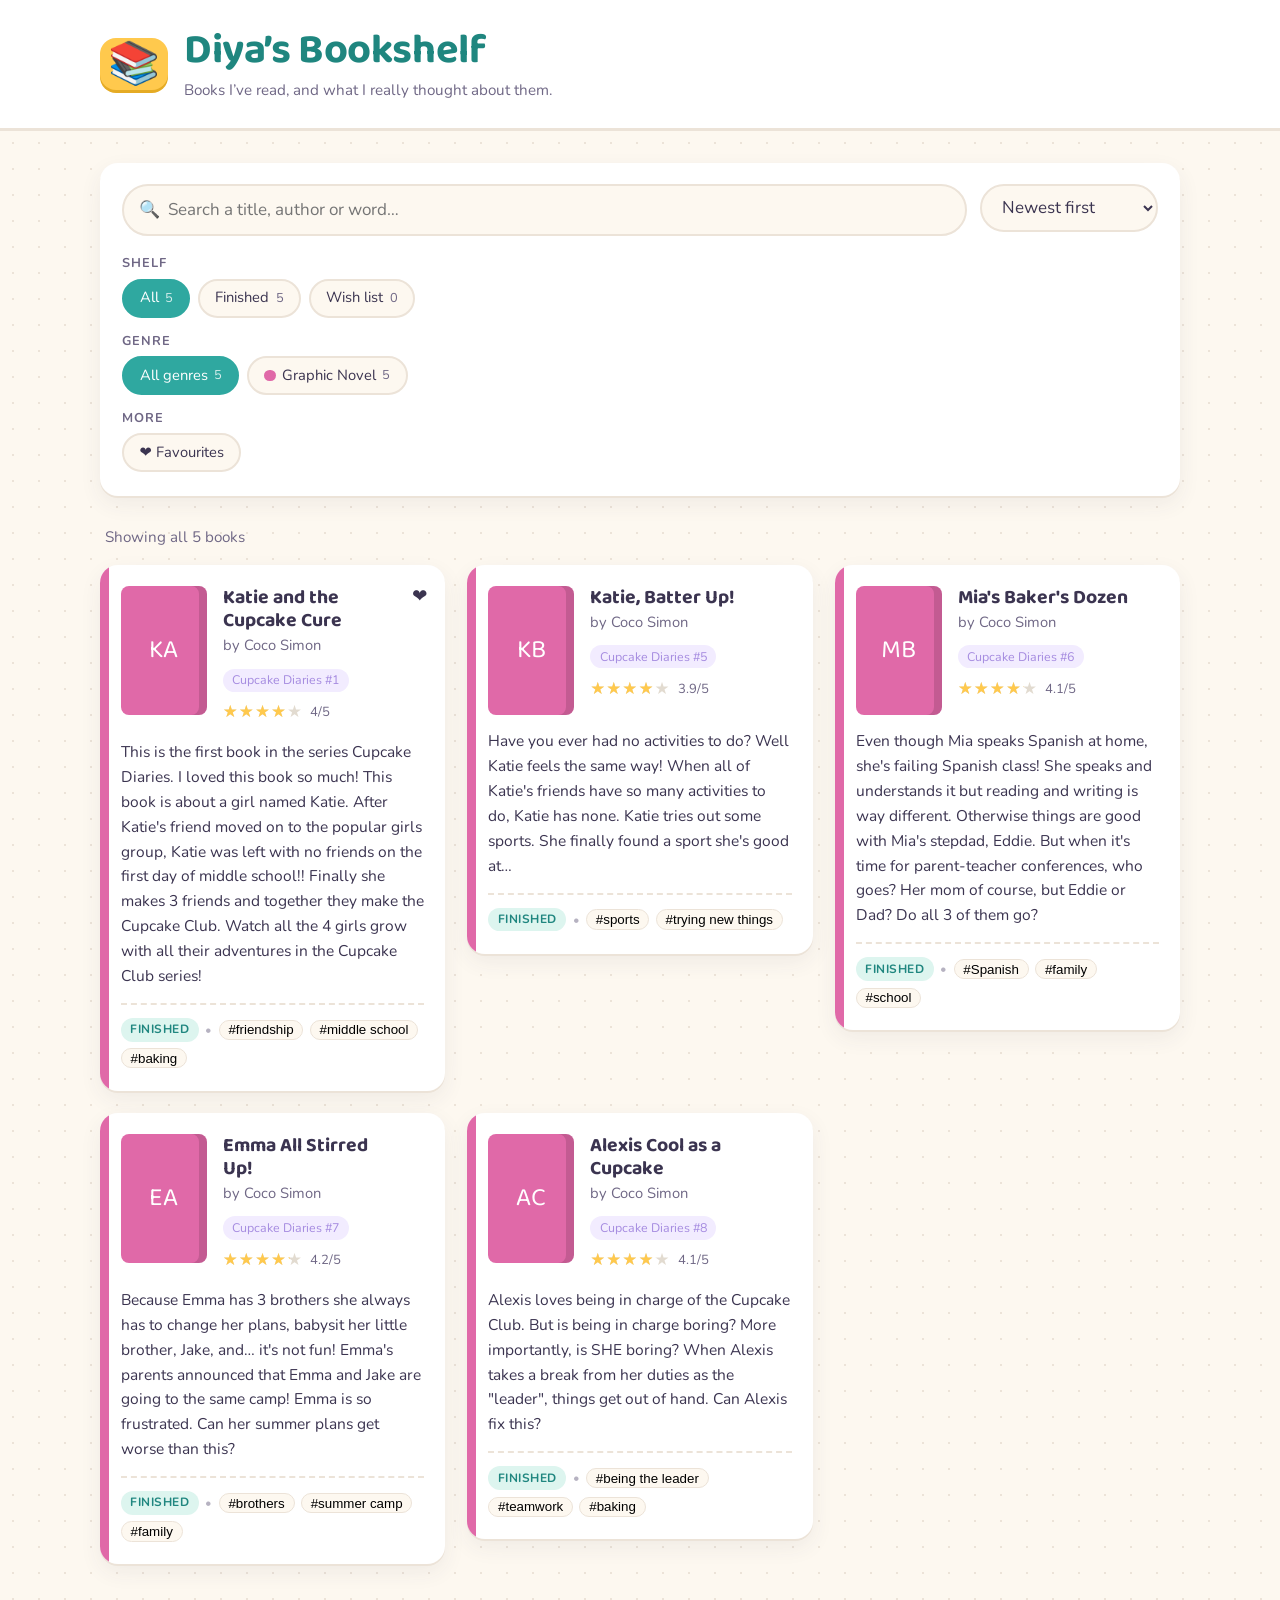
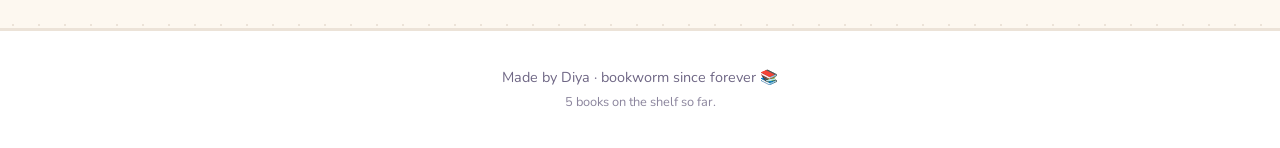
<file: index.html>
<!DOCTYPE html>
<html lang="en">
<head>
<meta charset="UTF-8">
<meta name="viewport" content="width=device-width, initial-scale=1">
<title>Diya's Bookshelf</title>
<meta name="description" content="Book reviews and ratings by Diya, age 10.">
<link rel="icon" href="data:image/svg+xml,<svg xmlns='http://www.w3.org/2000/svg' viewBox='0 0 100 100'><text y='.9em' font-size='90'>📚</text></svg>">
<link rel="preconnect" href="https://fonts.googleapis.com">
<link rel="preconnect" href="https://fonts.gstatic.com" crossorigin>
<link href="https://fonts.googleapis.com/css2?family=Baloo+2:wght@600;700&family=Nunito:wght@400;600;700&display=swap" rel="stylesheet">
<link rel="stylesheet" href="styles.css">
</head>
<body>

<a class="skip-link" href="#shelf">Skip to the books</a>

<header class="site-header">
  <div class="wrap header-inner">
    <div class="brand">
      <span class="brand-icon" aria-hidden="true">📚</span>
      <div>
        <h1>Diya&rsquo;s Bookshelf</h1>
        <p class="tagline">Books I&rsquo;ve read, and what I really thought about them.</p>
      </div>
    </div>
  </div>
</header>

<main class="wrap">

  <!-- ===== Controls ===== -->
  <section class="controls" aria-label="Find a book">

    <div class="search-row">
      <label class="search">
        <span class="visually-hidden">Search books</span>
        <span class="search-icon" aria-hidden="true">🔍</span>
        <input type="search" id="search" placeholder="Search a title, author or word&hellip;" autocomplete="off">
      </label>

      <label class="sort">
        <span class="visually-hidden">Sort books</span>
        <select id="sort">
          <option value="recent">Newest first</option>
          <option value="rating">Best rated first</option>
          <option value="title">A to Z by title</option>
          <option value="author">A to Z by author</option>
          <option value="pages">Longest first</option>
        </select>
      </label>
    </div>

    <div class="filter-block">
      <h2 class="filter-title">Shelf</h2>
      <div class="chips" id="shelfChips" role="group" aria-label="Filter by shelf"></div>
    </div>

    <div class="filter-block">
      <h2 class="filter-title">Genre</h2>
      <div class="chips" id="genreChips" role="group" aria-label="Filter by genre"></div>
    </div>

    <div class="filter-block">
      <h2 class="filter-title">More</h2>
      <div class="chips" id="extraChips" role="group" aria-label="Extra filters"></div>
    </div>
  </section>

  <!-- ===== Results ===== -->
  <p class="result-count" id="resultCount" role="status"></p>

  <section id="shelf" class="shelf" aria-label="Book reviews"></section>

  <p class="empty" id="empty" hidden>
    <span aria-hidden="true">🐛</span>
    No books match that. Try clearing the filters!
  </p>

</main>

<footer class="site-footer">
  <div class="wrap">
    <p>Made by Diya &middot; bookworm since forever 📚</p>
    <p class="footer-small" id="footerCount"></p>
  </div>
</footer>

<script src="books.js"></script>
<script src="app.js"></script>
</body>
</html>
</file>
<file: styles.css>
/* ==========================================================
   Diya's Bookshelf — styles
   Colours live in one place, right here at the top.
   Change a colour code and the whole site changes.
   ========================================================== */

:root {
  --cream:      #fdf8f0;
  --paper:      #ffffff;
  --ink:        #3b3450;
  --ink-soft:   #6f6785;
  --line:       #ece3d8;

  --teal:       #2fa8a0;
  --teal-dark:  #1f867f;
  --coral:      #ff7a6b;
  --sun:        #ffc94d;
  --lilac:      #a58be0;

  --radius:     18px;
  --shadow:     0 2px 0 var(--line), 0 8px 22px rgba(59, 52, 80, .07);
  --shadow-lift:0 2px 0 var(--line), 0 14px 30px rgba(59, 52, 80, .13);

  --font-head: "Baloo 2", "Trebuchet MS", "Comic Sans MS", system-ui, sans-serif;
  --font-body: "Nunito", "Segoe UI", system-ui, -apple-system, sans-serif;
}

* { box-sizing: border-box; }

/* flex and grid rules would otherwise override the hidden attribute */
[hidden] { display: none !important; }

html { scroll-behavior: smooth; }

body {
  margin: 0;
  background: var(--cream);
  /* faint dotted paper texture */
  background-image: radial-gradient(var(--line) 1px, transparent 1px);
  background-size: 26px 26px;
  color: var(--ink);
  font-family: var(--font-body);
  font-size: 17px;
  line-height: 1.6;
  -webkit-font-smoothing: antialiased;
}

h1, h2, h3 { font-family: var(--font-head); line-height: 1.2; margin: 0; }

a { color: var(--teal-dark); }

.wrap {
  width: min(1080px, 100% - 2.5rem);
  margin-inline: auto;
}

.visually-hidden {
  position: absolute; width: 1px; height: 1px;
  padding: 0; margin: -1px; overflow: hidden;
  clip: rect(0 0 0 0); white-space: nowrap; border: 0;
}

.skip-link {
  position: absolute; left: -9999px;
  background: var(--ink); color: #fff;
  padding: .6rem 1rem; border-radius: 0 0 12px 0; z-index: 20;
}
.skip-link:focus { left: 0; top: 0; }

/* ---------- Header ---------- */

.site-header {
  background: var(--paper);
  border-bottom: 3px solid var(--line);
}

.header-inner {
  display: flex;
  align-items: center;
  justify-content: space-between;
  gap: 1.5rem;
  flex-wrap: wrap;
  padding: 1.6rem 0;
}

.brand { display: flex; align-items: center; gap: 1rem; }

.brand-icon {
  font-size: 2.6rem;
  line-height: 1;
  background: var(--sun);
  border-radius: 16px;
  padding: .35rem .5rem;
  box-shadow: 0 3px 0 #e5ab24;
}

.site-header h1 {
  font-size: clamp(1.9rem, 5vw, 2.6rem);
  color: var(--teal-dark);
  letter-spacing: -.01em;
}

.tagline { margin: .15rem 0 0; color: var(--ink-soft); font-size: .95rem; }

/* ---------- Controls ---------- */

.controls {
  margin-top: 2rem;
  background: var(--paper);
  border-radius: var(--radius);
  box-shadow: var(--shadow);
  padding: 1.3rem 1.4rem 1.5rem;
  margin-bottom: 1.8rem;
}

.search-row {
  display: flex;
  gap: .8rem;
  flex-wrap: wrap;
  margin-bottom: 1.3rem;
}

.search {
  flex: 1 1 260px;
  display: flex;
  align-items: center;
  gap: .5rem;
  background: var(--cream);
  border: 2px solid var(--line);
  border-radius: 999px;
  padding: .1rem .9rem;
}
.search:focus-within { border-color: var(--teal); }

.search input {
  flex: 1;
  border: none;
  background: none;
  font: inherit;
  color: inherit;
  padding: .55rem 0;
  outline: none;
}

.sort select {
  font: inherit;
  color: inherit;
  background: var(--cream);
  border: 2px solid var(--line);
  border-radius: 999px;
  padding: .6rem 1rem;
  cursor: pointer;
}
.sort select:focus { outline: none; border-color: var(--teal); }

.filter-block + .filter-block { margin-top: 1rem; }

.filter-title {
  font-size: .8rem;
  text-transform: uppercase;
  letter-spacing: .08em;
  color: var(--ink-soft);
  margin-bottom: .45rem;
  font-family: var(--font-body);
  font-weight: 700;
}

.chips { display: flex; flex-wrap: wrap; gap: .5rem; }

.chip {
  font: inherit;
  font-size: .92rem;
  background: var(--cream);
  color: var(--ink);
  border: 2px solid var(--line);
  border-radius: 999px;
  padding: .35rem .95rem;
  cursor: pointer;
  transition: all .12s ease;
  display: inline-flex;
  align-items: center;
  gap: .4rem;
}
.chip:hover { border-color: var(--teal); }

.chip .dot {
  width: .7rem; height: .7rem;
  border-radius: 50%;
  background: var(--teal);
  flex: none;
}

.chip .count { color: var(--ink-soft); font-size: .8rem; }

.chip[aria-pressed="true"] {
  background: var(--teal);
  border-color: var(--teal);
  color: #fff;
}
.chip[aria-pressed="true"] .count { color: rgba(255,255,255,.8); }

:focus-visible { outline: 3px solid var(--lilac); outline-offset: 2px; }

/* ---------- Result count ---------- */

.result-count {
  margin: 0 0 1rem .3rem;
  color: var(--ink-soft);
  font-size: .95rem;
}

/* ---------- Book cards ---------- */

.shelf {
  display: grid;
  grid-template-columns: repeat(auto-fill, minmax(330px, 1fr));
  gap: 1.4rem;
  align-items: start;
}

.book {
  position: relative;
  background: var(--paper);
  border-radius: var(--radius);
  box-shadow: var(--shadow);
  padding: 1.3rem 1.3rem 1.4rem;
  overflow: hidden;
  transition: transform .15s ease, box-shadow .15s ease;
}
.book:hover { transform: translateY(-3px); box-shadow: var(--shadow-lift); }

/* the coloured "spine" down the left edge */
.book::before {
  content: "";
  position: absolute;
  left: 0; top: 0; bottom: 0;
  width: 9px;
  background: var(--spine, var(--teal));
}

.book-top { display: flex; gap: 1rem; }

.cover {
  flex: none;
  /* 2:3, the shape of a real book cover, so nothing gets chopped off */
  width: 86px;
  height: 129px;
  border-radius: 8px;
  background: var(--spine, var(--teal));
  color: #fff;
  display: grid;
  place-items: center;
  font-family: var(--font-head);
  font-size: 1.6rem;
  box-shadow: inset -8px 0 0 rgba(0,0,0,.13);
  object-fit: cover;
  overflow: hidden;
}

img.cover { box-shadow: none; }

.book-title {
  font-size: 1.22rem;
  margin-bottom: .1rem;
  padding-right: 1.6rem; /* room for the heart */
}

.book-author { color: var(--ink-soft); font-size: .92rem; margin: 0 0 .45rem; }

.series {
  display: inline-block;
  font-size: .78rem;
  color: var(--lilac);
  background: #f2ecff;
  border-radius: 999px;
  padding: .1rem .6rem;
  margin-bottom: .4rem;
}

.fave {
  position: absolute;
  top: 1rem; right: 1.1rem;
  font-size: 1.15rem;
}

/* stars */
.stars {
  display: inline-flex;
  align-items: center;
  gap: .45rem;
  font-size: 1.05rem;
}

.stars-track { position: relative; display: inline-block; letter-spacing: .06em; }
.stars-empty { color: #e2dbd0; }
.stars-fill {
  position: absolute; left: 0; top: 0;
  overflow: hidden;
  white-space: nowrap;
  color: var(--sun);
}
.stars-num { font-size: .82rem; color: var(--ink-soft); }

.review {
  margin: .9rem 0 0;
  font-size: .97rem;
}

/* wish list books haven't been read yet, so they sit a bit quieter */
.book-wish { background: #fcfaff; }
.wish-note { color: var(--ink-soft); font-size: .93rem; }
.wish-label { color: #6b52b5; font-weight: 700; }

.book-meta {
  display: flex;
  flex-wrap: wrap;
  gap: .4rem;
  align-items: center;
  margin-top: .9rem;
  padding-top: .8rem;
  border-top: 2px dashed var(--line);
  font-size: .78rem;
  color: var(--ink-soft);
}

.tag {
  background: var(--cream);
  border: 1px solid var(--line);
  border-radius: 999px;
  padding: .1rem .55rem;
}

.badge {
  font-size: .75rem;
  font-weight: 700;
  border-radius: 999px;
  padding: .15rem .6rem;
  text-transform: uppercase;
  letter-spacing: .04em;
}
.badge-finished { background: #ddf5ef; color: var(--teal-dark); }
.badge-wishlist { background: #f2ecff; color: #6b52b5; }

.meta-sep { opacity: .5; }

/* ---------- Empty state ---------- */

.empty {
  text-align: center;
  color: var(--ink-soft);
  padding: 3rem 1rem;
  font-size: 1.05rem;
}
.empty span { display: block; font-size: 2.5rem; margin-bottom: .5rem; }

/* ---------- Footer ---------- */

.site-footer {
  margin-top: 4rem;
  padding: 2rem 0;
  background: var(--paper);
  border-top: 3px solid var(--line);
  text-align: center;
  color: var(--ink-soft);
  font-size: .9rem;
}
.site-footer p { margin: .2rem 0; }
.footer-small { font-size: .8rem; opacity: .8; }

/* ---------- Motion & print ---------- */

@media (prefers-reduced-motion: reduce) {
  * { transition: none !important; animation: none !important; }
  html { scroll-behavior: auto; }
}

@media print {
  body { background: #fff; }
  .controls, .site-footer, .skip-link { display: none; }
  .book { break-inside: avoid; box-shadow: none; border: 1px solid #ddd; }
}
</file>
